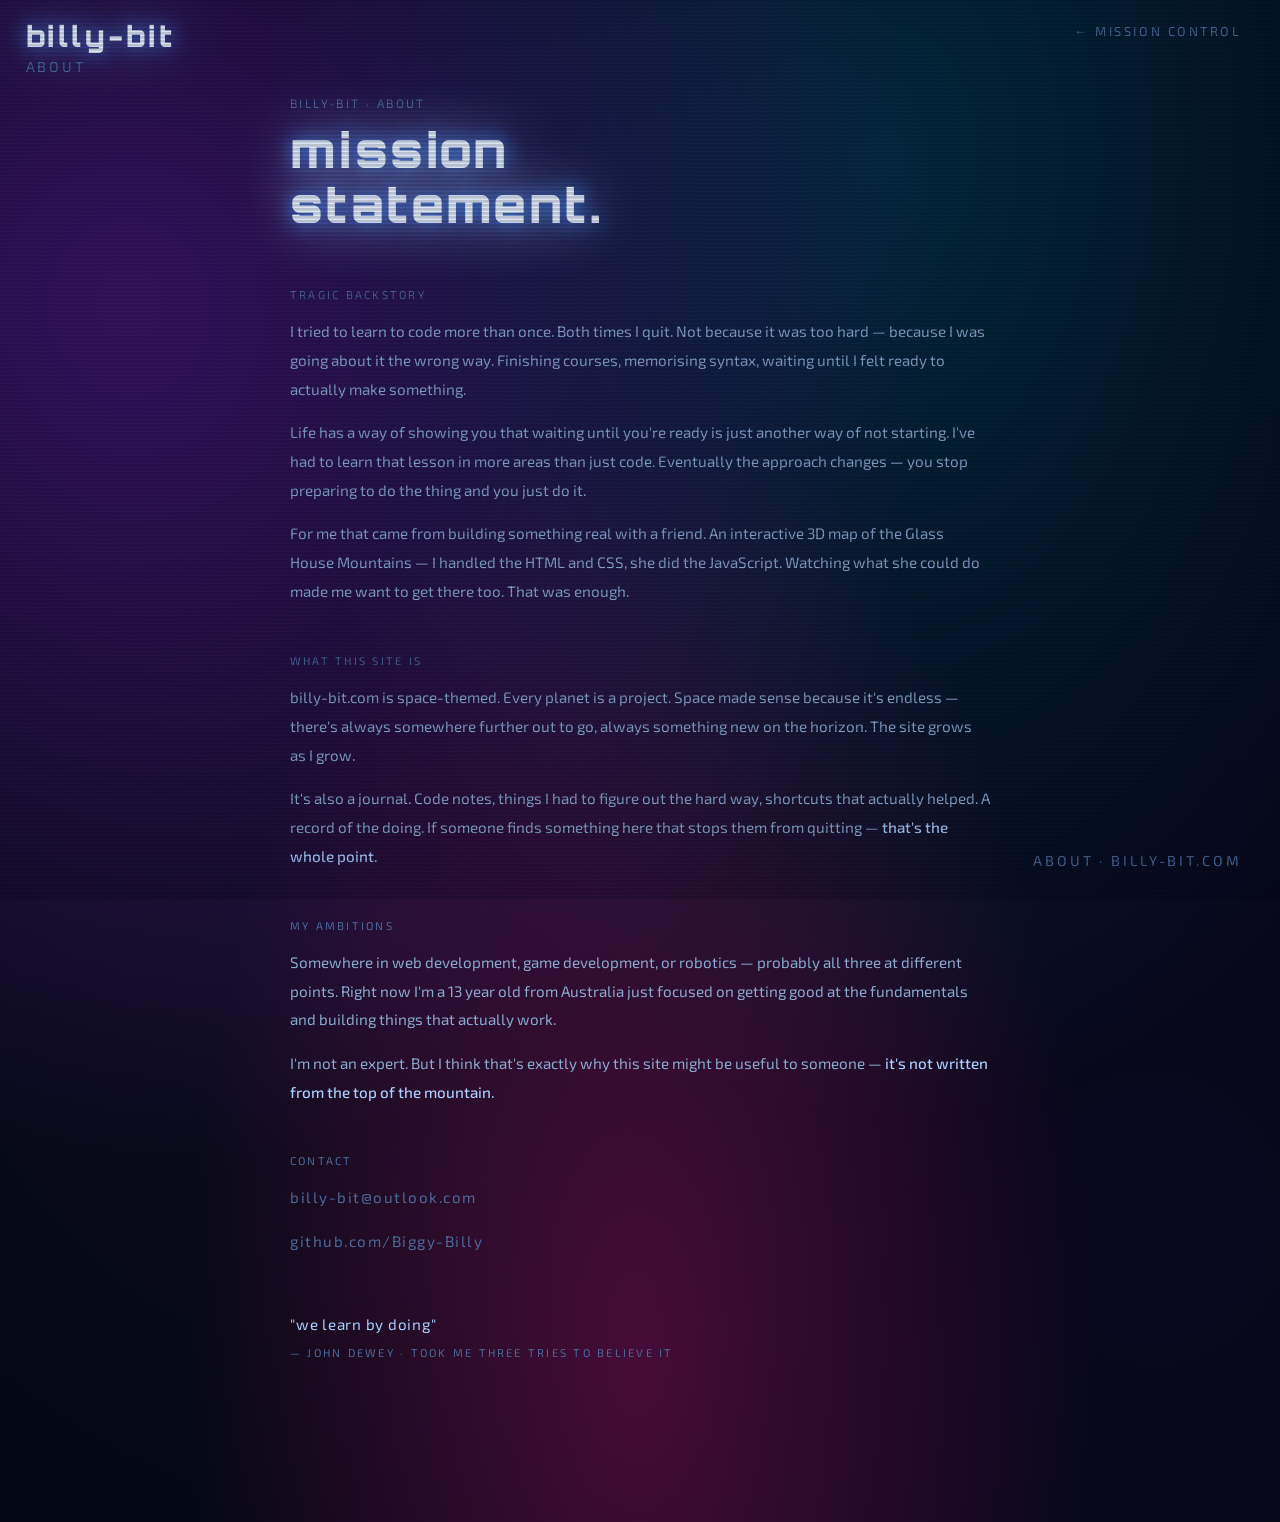
<file: about/index.html>
<!DOCTYPE html>
<html lang="en">
<head>
    <meta charset="UTF-8">
    <meta name="viewport" content="width=device-width, initial-scale=1.0">
    <title>billy-bit · about</title>
    <link rel="icon" href="../roboicon.ico" type="image/x-icon">
    <link rel="preconnect" href="https://fonts.googleapis.com">
    <link rel="preconnect" href="https://fonts.gstatic.com" crossorigin>
    <link href="https://fonts.googleapis.com/css2?family=Orbitron:wght@400..900&family=Exo+2:ital,wght@0,100..900;1,100..900&display=swap" rel="stylesheet">
    <link rel="stylesheet" href="styles.css">
</head>
<body>

    <div class="hud-tl">
        <div class="site-name">billy-bit</div>
        <div class="site-sub">about</div>
    </div>

    <a href="https://billy-bit.com" class="back-link">← mission control</a>

    <div class="scanlines"></div>

    <div class="container">

        <div class="page-label">billy-bit · about</div>
        <h1>mission<br>statement.</h1>

        <div class="block">
            <div class="block-label">tragic backstory</div>
            <p>I tried to learn to code more than once. Both times I quit. Not because it was too hard — because I was going about it the wrong way. Finishing courses, memorising syntax, waiting until I felt ready to actually make something.</p>
            <p>Life has a way of showing you that waiting until you're ready is just another way of not starting. I've had to learn that lesson in more areas than just code. Eventually the approach changes — you stop preparing to do the thing and you just do it.</p>
            <p>For me that came from building something real with a friend. An interactive 3D map of the Glass House Mountains — I handled the HTML and CSS, she did the JavaScript. Watching what she could do made me want to get there too. That was enough.</p>
        </div>

        <div class="block">
            <div class="block-label">what this site is</div>
            <p>billy-bit.com is space-themed. Every planet is a project. Space made sense because it's endless — there's always somewhere further out to go, always something new on the horizon. The site grows as I grow.</p>
            <p>It's also a journal. Code notes, things I had to figure out the hard way, shortcuts that actually helped. A record of the doing. If someone finds something here that stops them from quitting — <strong>that's the whole point.</strong></p>
        </div>

        <div class="block">
            <div class="block-label">my ambitions</div>
            <p>Somewhere in web development, game development, or robotics — probably all three at different points. Right now I'm a 13 year old from Australia just focused on getting good at the fundamentals and building things that actually work.</p>
            <p>I'm not an expert. But I think that's exactly why this site might be useful to someone — <strong>it's not written from the top of the mountain.</strong></p>
        </div>

        <div class="block">
            <div class="block-label">contact</div>
            <p><a href="mailto:billy-bit@outlook.com" class="contact-link">billy-bit@outlook.com</a></p>
            <p><a href="https://github.com/Biggy-Billy" target="_blank" rel="noopener noreferrer" class="contact-link">github.com/Biggy-Billy</a></p>
        </div>

        <div class="quote">
            "we learn by doing"
            <span>— John Dewey · took me three tries to believe it</span>
        </div>

    </div>

    <div class="hud-br-about">about · billy-bit.com</div>

</body>
</html>
</file>
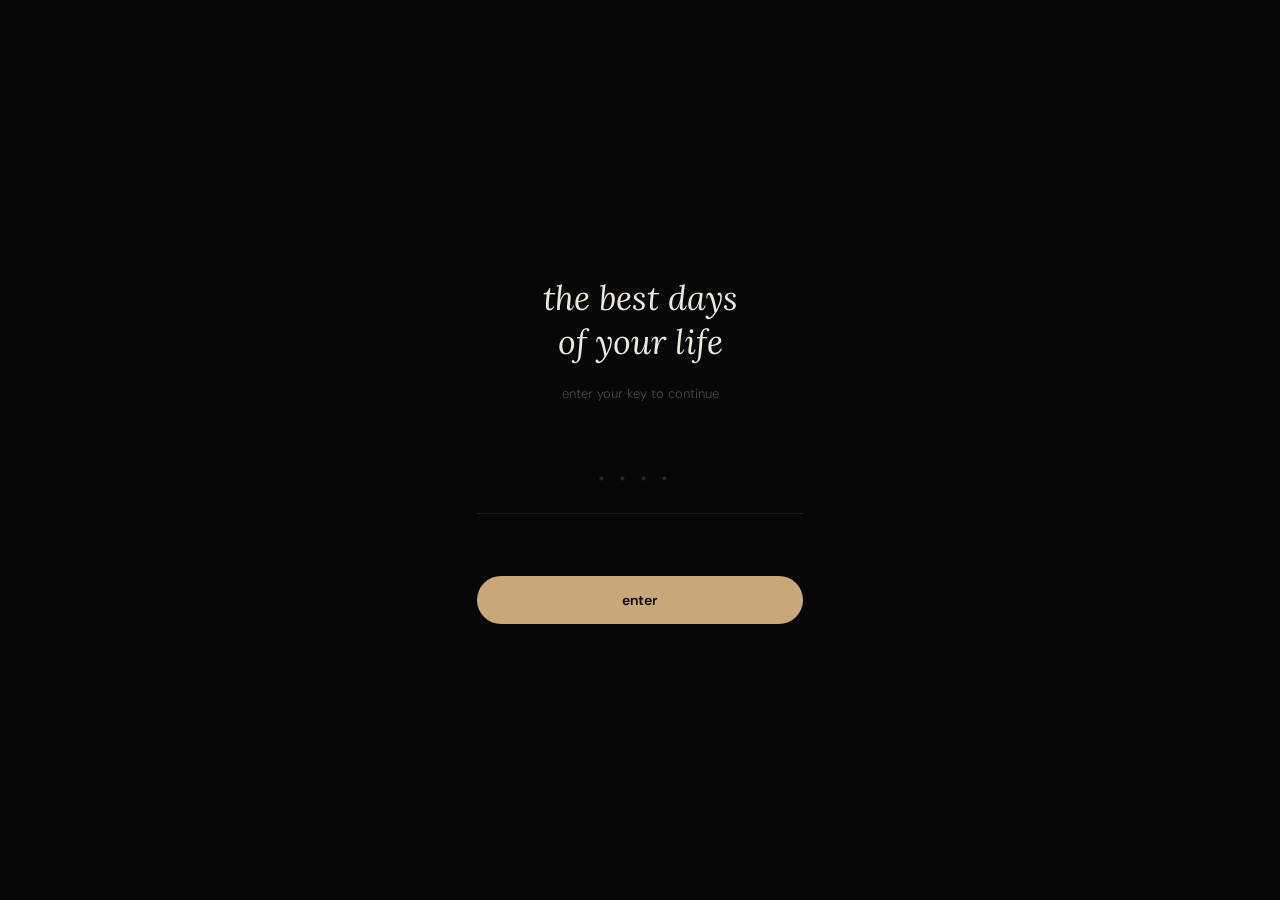
<file: life-log/index.html>
<!DOCTYPE html>
<html lang="en">
<head>
<meta charset="UTF-8">
<meta name="viewport" content="width=device-width, initial-scale=1.0, maximum-scale=1.0, user-scalable=no">
<title>Best Days</title>
<link rel="stylesheet" href="https://fonts.googleapis.com/css2?family=Lora:ital,wght@0,400;0,600;1,400;1,600&family=DM+Sans:wght@300;400;500&display=swap">
<style>
*,*::before,*::after{box-sizing:border-box;margin:0;padding:0}
html,body{height:100%;overflow:hidden;background:#080707}
body{font-family:'DM Sans',sans-serif;color:#EDE8DF}
#app{width:100%;height:100vh;position:relative;overflow:hidden;display:flex;justify-content:center}
#view{width:100%;max-width:430px;height:100vh;position:relative;overflow:hidden}

/* ── SHARED ── */
.scroll{height:100vh;overflow-y:auto;-webkit-overflow-scrolling:touch;scrollbar-width:none}
.scroll::-webkit-scrollbar{display:none}
::placeholder{color:#282420}
input[type="date"]::-webkit-calendar-picker-indicator{filter:invert(.35)}
.btn{border:none;cursor:pointer;font-family:'DM Sans',sans-serif;transition:opacity .15s}
.btn:active{opacity:.7}
.gold{background:#C8A87A;color:#0C0B0A;font-size:14px;font-weight:600;padding:13px 24px;border-radius:100px}
.ghost{background:rgba(0,0,0,.5);border:1px solid rgba(237,232,223,.16);backdrop-filter:blur(14px);-webkit-backdrop-filter:blur(14px);color:#EDE8DF;font-size:13px;padding:12px 20px;border-radius:100px}
.bare{background:none;color:#5A5550;font-size:13px;padding:4px 0}
.field{display:flex;flex-direction:column;gap:8px}
.lbl{font-size:10px;letter-spacing:2.5px;text-transform:uppercase;color:#484440}
.fin,.fta{background:transparent;border:none;border-bottom:1px solid #1A1816;color:#EDE8DF;font-size:15px;padding:10px 0;width:100%;outline:none;font-family:'DM Sans',sans-serif;font-weight:300}
.fta{resize:none;height:82px}
.row2{display:flex;gap:16px}.row2 .field{flex:1}
.ubox{width:100%;background:#0F0D0B;border:1px dashed #1E1B18;border-radius:14px;overflow:hidden;cursor:pointer;display:flex;align-items:center;justify-content:center;flex-direction:column;gap:8px;color:#2A2623;position:relative}
.ubox img{position:absolute;inset:0;width:100%;height:100%;object-fit:cover}
.uico{font-size:24px;position:relative;z-index:1}
.utxt{font-size:12px;letter-spacing:.5px;position:relative;z-index:1}
.ubox-tall{aspect-ratio:4/5}
.inner{padding:62px 26px 60px;display:flex;flex-direction:column;gap:24px}
.form-head{font-family:'Lora',serif;font-size:22px;font-style:italic}
.form-sub{font-size:13px;color:#4A4540;font-weight:300;margin-top:4px}
.form-acts{display:flex;gap:10px;padding-top:4px}
.form-acts .ghost{flex:1}.form-acts .gold{flex:2}
.fade{animation:fi .22s ease}
.up{animation:su .25s ease}
@keyframes fi{from{opacity:0}to{opacity:1}}
@keyframes su{from{opacity:0;transform:translateY(16px)}to{opacity:1;transform:translateY(0)}}

/* ── KEY ── */
.key-wrap{display:flex;flex-direction:column;align-items:center;justify-content:center;gap:36px;height:100vh;padding:52px;text-align:center}
.key-title{font-family:'Lora',serif;font-size:34px;font-style:italic;line-height:1.3}
.key-sub{font-size:13px;color:#484440;line-height:1.7;font-weight:300;margin-top:-18px}
.key-in{background:transparent;border:none;border-bottom:1px solid #1A1816;color:#EDE8DF;font-size:40px;padding:10px 0;width:100%;outline:none;font-family:'DM Sans',sans-serif;font-weight:300;text-align:center;letter-spacing:14px}
.key-err{font-size:12px;color:#C87A7A;min-height:16px;text-align:center}

/* ── CONSTELLATION ── */
.constellation{position:absolute;inset:0;overflow:hidden;background:#080707}
canvas#stars{position:absolute;inset:0;pointer-events:none}
.dot-wrap{position:absolute;inset:0;overflow:hidden}
.dot{position:absolute;cursor:pointer;transform:translate(-50%,-50%);display:flex;align-items:center;justify-content:center;transition:transform .2s}
.dot:active{transform:translate(-50%,-50%) scale(.85)}
.dot-inner{border-radius:50%;transition:box-shadow .3s,transform .3s}
.dot.day .dot-inner{width:10px;height:10px;background:#C8A87A;box-shadow:0 0 8px 2px rgba(200,168,122,.5)}
.dot.trip .dot-inner{width:13px;height:13px;background:#A8C8C0;box-shadow:0 0 10px 3px rgba(168,200,192,.5)}
.dot.moment .dot-inner{width:9px;height:9px;background:#C8A8C0;box-shadow:0 0 8px 2px rgba(200,168,192,.5)}
.dot.memory .dot-inner{width:8px;height:8px;background:#A0A8C8;box-shadow:0 0 6px 2px rgba(160,168,200,.45)}
.dot:hover .dot-inner{transform:scale(1.7);box-shadow:0 0 18px 6px rgba(255,255,255,.25)}
.dot-photo{position:absolute;width:52px;height:52px;border-radius:50%;object-fit:cover;opacity:0;transition:opacity .3s;pointer-events:none;border:1.5px solid rgba(255,255,255,.12)}
.dot:hover .dot-photo{opacity:1}
.dot-label{position:absolute;bottom:-22px;left:50%;transform:translateX(-50%);font-size:10px;color:rgba(237,232,223,.4);white-space:nowrap;pointer-events:none;letter-spacing:.5px;opacity:0;transition:opacity .3s}
.dot:hover .dot-label{opacity:1}
.const-hdr{position:absolute;top:0;left:0;right:0;padding:18px 20px 0;display:flex;align-items:center;justify-content:space-between;z-index:10;pointer-events:none}
.const-title{font-family:'Lora',serif;font-size:18px;font-style:italic;color:rgba(237,232,223,.5)}
.const-count{font-size:11px;color:rgba(237,232,223,.3);letter-spacing:1px}
.const-btns{position:absolute;bottom:28px;right:20px;display:flex;flex-direction:column;gap:10px;z-index:10}
.const-add{width:52px;height:52px;border-radius:50%;background:#C8A87A;border:none;cursor:pointer;font-size:22px;color:#0C0B0A;box-shadow:0 4px 20px rgba(200,168,122,.4);display:flex;align-items:center;justify-content:center;transition:transform .15s}
.const-add:active{transform:scale(.88)}
.const-lock{width:40px;height:40px;border-radius:50%;background:rgba(255,255,255,.06);border:1px solid rgba(255,255,255,.1);cursor:pointer;font-size:16px;display:flex;align-items:center;justify-content:center;backdrop-filter:blur(8px);-webkit-backdrop-filter:blur(8px)}
.const-empty{position:absolute;inset:0;display:flex;flex-direction:column;align-items:center;justify-content:center;gap:14px;text-align:center;pointer-events:none}
.const-empty-icon{font-size:32px;opacity:.15}
.const-empty-txt{font-size:14px;color:#3A3530;line-height:1.7}

/* ── MEMORY PAGE ── */
.mem-page{position:absolute;inset:0;overflow-y:auto;-webkit-overflow-scrolling:touch;scrollbar-width:none;background:#080707}
.mem-page::-webkit-scrollbar{display:none}
.mem-hero{width:100%;aspect-ratio:4/5;position:relative;overflow:hidden;background:#111009;flex-shrink:0}
.mem-hero img{width:100%;height:100%;object-fit:cover;display:block}
.mem-hero-grad{position:absolute;bottom:0;left:0;right:0;height:55%;background:linear-gradient(to top,#080707 0%,transparent 100%);pointer-events:none}
.mem-hero-overlay{position:absolute;bottom:0;left:0;right:0;padding:28px 24px 24px}
.mem-back{position:absolute;top:16px;left:16px;width:36px;height:36px;border-radius:50%;background:rgba(0,0,0,.5);backdrop-filter:blur(10px);-webkit-backdrop-filter:blur(10px);border:none;cursor:pointer;color:rgba(237,232,223,.7);font-size:16px;display:flex;align-items:center;justify-content:center;z-index:10}
.mem-badge{font-size:9px;letter-spacing:2.5px;text-transform:uppercase;color:rgba(237,232,223,.4);margin-bottom:8px}
.mem-title{font-family:'Lora',serif;font-size:32px;font-weight:600;line-height:1.2;color:#F5F0E8;margin-bottom:6px}
.mem-date{font-size:12px;letter-spacing:2px;text-transform:uppercase;color:#C8A87A}
.mem-body{padding:28px 24px 80px;display:flex;flex-direction:column;gap:32px}
.mem-caption{font-size:16px;line-height:1.75;color:rgba(237,232,223,.75);font-weight:300}
.mem-text-full{font-size:16px;line-height:1.85;color:rgba(237,232,223,.8);font-weight:300;white-space:pre-wrap}
.mem-section-lbl{font-size:10px;letter-spacing:2.5px;text-transform:uppercase;color:#484440;margin-bottom:14px}
.mem-photos{display:grid;gap:8px}
.mem-photos-1{grid-template-columns:1fr}
.mem-photos-2{grid-template-columns:1fr 1fr}
.mem-photos-3{grid-template-columns:1fr 1fr;grid-template-rows:auto auto}
.mem-photo{border-radius:12px;overflow:hidden;background:#111009}
.mem-photo img{width:100%;display:block;object-fit:cover}
.mem-photo-tall{aspect-ratio:3/4}
.mem-photo-sq{aspect-ratio:1}
.mem-photo-wide{aspect-ratio:16/9}
.mem-photos-3 .mem-photo:first-child{grid-column:1/-1;aspect-ratio:16/9}
.mem-photos-1 .mem-photo{aspect-ratio:4/5}
.mem-no-photo{width:100%;aspect-ratio:4/5;background:#0F0D0B;border-radius:12px;display:flex;align-items:center;justify-content:center;color:#1E1B18;font-size:40px}

/* TRIP STOPS */
.stop-item{display:flex;flex-direction:column;gap:12px;padding:20px;background:#0F0D0B;border-radius:16px;border:1px solid #1A1816}
.stop-num-lbl{font-size:9px;letter-spacing:2.5px;text-transform:uppercase;color:#484440}
.stop-name-txt{font-family:'Lora',serif;font-size:20px;font-weight:600;color:#EDE8DF;line-height:1.2}
.stop-notes-txt{font-size:14px;line-height:1.65;color:rgba(237,232,223,.65);font-weight:300}
.stop-photo-view{width:100%;aspect-ratio:16/9;border-radius:12px;overflow:hidden;background:#111009}
.stop-photo-view img{width:100%;height:100%;object-fit:cover;display:block}

/* MOMENT collage on mem page */
.moment-collage{display:grid;gap:6px;border-radius:14px;overflow:hidden}
.mc-1{grid-template-columns:1fr}
.mc-2{grid-template-columns:1fr 1fr}
.mc-3{grid-template-columns:1fr 1fr;grid-template-rows:1fr 1fr}
.mc-4{grid-template-columns:1fr 1fr;grid-template-rows:1fr 1fr}
.mc-cell{overflow:hidden;background:#111009;aspect-ratio:1}
.mc-3 .mc-cell:first-child{grid-row:1/3;aspect-ratio:auto}
.mc-cell img{width:100%;height:100%;object-fit:cover;display:block}

.mem-del{background:none;border:1px solid rgba(200,120,120,.25);color:rgba(200,120,120,.6);font-size:12px;padding:10px 20px;border-radius:100px;cursor:pointer;font-family:'DM Sans',sans-serif;align-self:flex-start}
.mem-del:hover{border-color:rgba(200,120,120,.5);color:rgba(200,120,120,.9)}

/* ── TEMPLATE ── */
.tmpl-wrap{display:flex;flex-direction:column;justify-content:center;gap:22px;height:100vh;padding:48px 26px}
.tmpl-head{font-family:'Lora',serif;font-size:24px;font-style:italic}
.tmpl-list{display:flex;flex-direction:column;gap:10px}
.tmpl-card{padding:18px 20px;border-radius:16px;border:1px solid #181512;cursor:pointer;display:flex;align-items:center;gap:16px;background:#0D0B09;transition:border-color .2s}
.tmpl-card:hover,.tmpl-card:active{border-color:#C8A87A}
.tmpl-icon{font-size:24px;width:32px;text-align:center}
.tmpl-name{font-size:15px;font-weight:500;margin-bottom:2px}
.tmpl-desc{font-size:12px;color:#4A4540;font-weight:300;line-height:1.35}

/* ── STOPS ADD FORM ── */
.stops-list{display:flex;flex-direction:column;gap:14px}
.stop-card{background:#0D0B09;border:1px solid #181512;border-radius:14px;padding:16px;display:flex;flex-direction:column;gap:14px}
.stop-hdr{display:flex;align-items:center;justify-content:space-between}
.stop-num{font-size:10px;letter-spacing:2px;text-transform:uppercase;color:#484440}
.sphoto{width:80px;height:80px;border-radius:10px;background:#0C0A08;border:1px dashed #1A1816;overflow:hidden;cursor:pointer;display:flex;align-items:center;justify-content:center;color:#2A2623;font-size:20px;position:relative;flex-shrink:0}
.sphoto img{position:absolute;inset:0;width:100%;height:100%;object-fit:cover}

/* MOMENT PHOTOS FORM */
.mphoto-grid{display:grid;grid-template-columns:repeat(3,1fr);gap:8px}
.mphoto-slot{aspect-ratio:1;border-radius:10px;overflow:hidden;background:#0F0D0B;position:relative}
.mphoto-slot img{position:absolute;inset:0;width:100%;height:100%;object-fit:cover}
.mphoto-del{position:absolute;top:4px;right:4px;background:rgba(0,0,0,.7);border-radius:50%;width:20px;height:20px;display:flex;align-items:center;justify-content:center;font-size:12px;color:#fff;cursor:pointer;z-index:2;border:none;font-family:'DM Sans',sans-serif;line-height:1}
.mphoto-add{aspect-ratio:1;border-radius:10px;border:1px dashed #1E1B18;background:#0F0D0B;display:flex;align-items:center;justify-content:center;color:#2A2623;cursor:pointer;font-size:22px}
</style>
</head>
<body>
<div id="app"><div id="view"></div></div>
<script>
// ━━ GLOBAL ERROR CATCHER ━━
window.onerror=function(msg,src,line,col,err){
  var v=document.getElementById('view');
  if(v)v.innerHTML='<div style="display:flex;flex-direction:column;align-items:center;justify-content:center;height:100vh;gap:12px;padding:32px;text-align:center"><div style="font-size:13px;color:#C87A7A;font-family:sans-serif">JS Error</div><div style="font-size:11px;color:#888;font-family:monospace;word-break:break-all">'+msg+' (line '+line+')</div><button onclick="location.reload()" style="margin-top:8px;background:#C8A87A;color:#000;border:none;padding:12px 24px;border-radius:100px;cursor:pointer;font-size:13px">retry</button></div>';
  return true;
};
window.addEventListener('unhandledrejection',function(e){
  var v=document.getElementById('view');
  if(v)v.innerHTML='<div style="display:flex;flex-direction:column;align-items:center;justify-content:center;height:100vh;gap:12px;padding:32px;text-align:center"><div style="font-size:13px;color:#C87A7A;font-family:sans-serif">Promise Error</div><div style="font-size:11px;color:#888;font-family:monospace;word-break:break-all">'+(e.reason?.message||String(e.reason))+'</div><button onclick="location.reload()" style="margin-top:8px;background:#C8A87A;color:#000;border:none;padding:12px 24px;border-radius:100px;cursor:pointer;font-size:13px">retry</button></div>';
});
// ━━ INDEXEDDB ━━
const DB={
  db:null,
  init(){return new Promise((ok,fail)=>{const r=indexedDB.open('bd-v3',1);r.onupgradeneeded=e=>{const d=e.target.result;if(!d.objectStoreNames.contains('entries'))d.createObjectStore('entries',{keyPath:'id'});if(!d.objectStoreNames.contains('meta'))d.createObjectStore('meta',{keyPath:'k'});};r.onsuccess=e=>{this.db=e.target.result;ok();};r.onerror=()=>fail(r.error);})},
  tx(s,m){return this.db.transaction(s,m).objectStore(s)},
  getAll(){return new Promise((ok,f)=>{const r=this.tx('entries','readonly').getAll();r.onsuccess=()=>ok(r.result||[]);r.onerror=()=>f(r.error)})},
  put(e){return new Promise((ok,f)=>{const t=this.db.transaction('entries','readwrite');t.objectStore('entries').put(e);t.oncomplete=ok;t.onerror=()=>f(t.error)})},
  del(id){return new Promise((ok,f)=>{const t=this.db.transaction('entries','readwrite');t.objectStore('entries').delete(id);t.oncomplete=ok;t.onerror=()=>f(t.error)})},
  getMeta(k){return new Promise(ok=>{try{const r=this.tx('meta','readonly').get(k);r.onsuccess=()=>ok(r.result?.v);r.onerror=()=>ok(null)}catch{ok(null)}})},
  setMeta(k,v){return new Promise((ok,f)=>{const t=this.db.transaction('meta','readwrite');t.objectStore('meta').put({k,v});t.oncomplete=ok;t.onerror=()=>f(t.error)})},
};

// ━━ COMPRESS ━━
function compress(file,maxW=1200,q=0.82){return new Promise(ok=>{const rd=new FileReader();rd.onload=e=>{const img=new Image();img.onload=()=>{const ratio=Math.min(maxW/img.width,maxW/img.height,1);const c=document.createElement('canvas');c.width=img.width*ratio;c.height=img.height*ratio;c.getContext('2d').drawImage(img,0,0,c.width,c.height);ok(c.toDataURL('image/jpeg',q));};img.src=e.target.result;};rd.readAsDataURL(file);})}

// ━━ STATE ━━
const S={view:'loading',entries:[],form:null,openEntry:null};
const blank=(t='day')=>({type:t,photo:null,photos:[],title:'',caption:'',date:'',startDate:'',endDate:'',description:'',text:'',stops:[]});

// ━━ UTILS ━━
const $=id=>document.getElementById(id);
const V=()=>document.getElementById('view');
const esc=s=>(s||'').replace(/&/g,'&amp;').replace(/</g,'&lt;').replace(/>/g,'&gt;').replace(/"/g,'&quot;');
const fmt=d=>d?new Date(d+'T12:00:00').toLocaleDateString('en-AU',{day:'numeric',month:'long',year:'numeric'}):'';
const fmtS=d=>d?new Date(d+'T12:00:00').toLocaleDateString('en-AU',{day:'numeric',month:'short'}):'';
const dateLabel=e=>e.type==='trip'?`${fmtS(e.startDate)} → ${fmtS(e.endDate)}`:fmt(e.date);
async function hashKey(k){
  try{if(window.crypto&&crypto.subtle){const buf=await crypto.subtle.digest('SHA-256',new TextEncoder().encode(k+':bd-salt'));return Array.from(new Uint8Array(buf)).map(b=>b.toString(16).padStart(2,'0')).join('');}}catch(_){}
  let h=5381;for(let i=0;i<k.length;i++)h=(h*33^k.charCodeAt(i))>>>0;
  return 'fb-'+h.toString(36)+'-'+(k.length*7+13).toString(36);
}
const go=v=>{S.view=v;render()};

// ━━ RENDER ━━
function render(){
  const el=V();el.innerHTML='';
  ({loading:rLoad,key:rKey,home:rHome,memory:rMemory,'add-template':rTemplate,'add-day':rAddDay,'add-trip':rAddTrip,'add-moment':rAddMoment,'add-memory':rAddMemory}[S.view]||rLoad)(el);
}
function rLoad(el){el.innerHTML='<div style="display:flex;align-items:center;justify-content:center;height:100vh;font-size:13px;color:#383430">loading...</div>'}

// ━━ KEY ━━
function rKey(el){
  el.innerHTML=`<div class="key-wrap fade"><div class="key-title">the best days<br>of your life</div><div class="key-sub">enter your key to continue</div><div style="width:100%"><input id="kf" class="key-in" type="password" placeholder="····" autocomplete="off" spellcheck="false"><div id="ke" class="key-err" style="margin-top:10px"></div></div><button class="btn gold" id="kb" style="width:100%;padding:15px 0">enter</button></div>`;
  $('kf').focus();
  $('kf').onkeydown=e=>{if(e.key==='Enter')submitKey($('kf').value)};
  $('kb').onclick=()=>submitKey($('kf').value);
}
async function submitKey(raw){
  raw=(raw||'').trim();if(!raw)return;
  go('loading');
  const hash=await hashKey(raw),stored=await DB.getMeta('keyHash');
  if(!stored)await DB.setMeta('keyHash',hash);
  else if(stored!==hash){S.view='key';render();setTimeout(()=>{if($('ke'))$('ke').textContent='wrong key';if($('kf')){$('kf').value='';$('kf').focus()}},40);return}
  S.entries=(await DB.getAll()).sort((a,b)=>(b.date||b.startDate||'').localeCompare(a.date||a.startDate||''));
  go('home');
}

// ━━ CONSTELLATION HOME ━━
function rHome(el){
  el.innerHTML=`
    <div class="constellation fade">
      <canvas id="stars"></canvas>
      <div class="dot-wrap" id="dot-wrap"></div>
      <div class="const-hdr">
        <div class="const-title">best days</div>
        <div class="const-count">${S.entries.length} ${S.entries.length===1?'memory':'memories'}</div>
      </div>
      ${S.entries.length===0?`<div class="const-empty"><div class="const-empty-icon">\u2726</div><div class="const-empty-txt">your best days<br>will appear here</div></div>`:''}
      <div class="const-btns">
        <button class="const-add btn" id="fab">+</button>
        <button class="const-lock btn" id="btn-lock">🔒</button>
      </div>
    </div>`;

  $('btn-lock').onclick=()=>{S.entries=[];go('key')};
  $('fab').onclick=()=>{S.form=blank();go('add-template')};

  // Draw background stars
  const canvas=$('stars');
  const rect=el.getBoundingClientRect();
  canvas.width=rect.width||430;canvas.height=rect.height||window.innerHeight;
  const ctx=canvas.getContext('2d');
  for(let i=0;i<120;i++){
    const x=Math.random()*canvas.width,y=Math.random()*canvas.height,r=Math.random()*0.8+0.2;
    ctx.beginPath();ctx.arc(x,y,r,0,Math.PI*2);
    ctx.fillStyle=`rgba(237,232,223,${Math.random()*0.25+0.03})`;ctx.fill();
  }

  // Place dots
  const wrap=$('dot-wrap');
  const w=canvas.width,h=canvas.height;
  const placed=[];
  const MIN_DIST=62;

  S.entries.forEach((entry,i)=>{
    let x,y,tries=0;
    do{x=0.1+Math.random()*0.8;y=0.12+Math.random()*0.76;tries++;}
    while(tries<200&&placed.some(p=>Math.hypot((x-p[0])*w,(y-p[1])*h)<MIN_DIST));
    placed.push([x,y]);

    const dot=document.createElement('div');
    dot.className=`dot ${entry.type}`;
    dot.style.left=`${x*100}%`;dot.style.top=`${y*100}%`;
    const cover=entry.photo||entry.photos?.[0]||entry.stops?.find(s=>s.photo)?.photo||null;
    dot.innerHTML=`
      <div class="dot-inner"></div>
      ${cover?`<img class="dot-photo" src="${cover}" style="transform:translate(-50%,-50%);left:50%;top:50%;position:absolute">`:''}
      <div class="dot-label">${esc(entry.title||'untitled')}</div>`;
    dot.onclick=()=>{S.openEntry=entry;go('memory')};
    wrap.appendChild(dot);
  });
}

// ━━ MEMORY PAGE ━━
function rMemory(el){
  const e=S.openEntry;if(!e){go('home');return}
  const cover=e.photo||e.photos?.[0]||e.stops?.find(s=>s.photo)?.photo||null;
  const badgeMap={day:'Day',trip:'Trip',moment:'Moment',memory:'Memory'};
  const colorMap={day:'#C8A87A',trip:'#A8C8C0',moment:'#C8A8C0',memory:'#A0A8C8'};
  const accentColor=colorMap[e.type]||'#C8A87A';

  let heroHTML='',bodyHTML='';

  // ── Hero
  if(cover){
    heroHTML=`<div class="mem-hero"><img src="${cover}"><div class="mem-hero-grad"></div><div class="mem-hero-overlay"><div class="mem-badge" style="color:${accentColor}">${badgeMap[e.type]}</div><div class="mem-title">${esc(e.title||'untitled')}</div><div class="mem-date" style="color:${accentColor}">${dateLabel(e)}</div></div></div>`;
  } else {
    heroHTML=`<div style="padding:100px 24px 28px"><div class="mem-badge" style="color:${accentColor};margin-bottom:8px">${badgeMap[e.type]}</div><div class="mem-title">${esc(e.title||'untitled')}</div><div class="mem-date" style="color:${accentColor};margin-top:8px">${dateLabel(e)}</div></div>`;
  }

  // ── Body sections
  const sections=[];

  if(e.type==='day'){
    if(e.caption) sections.push(`<div><div class="mem-caption">${esc(e.caption)}</div></div>`);
    const extraPhotos=(e.photos||[]).slice(1);
    if(extraPhotos.length){
      const n=Math.min(extraPhotos.length,4);
      const cls=['','mc-1','mc-2','mc-3','mc-4'][n];
      const cells=extraPhotos.slice(0,4).map((p,i)=>`<div class="mc-cell" style="${n===3&&i===0?'aspect-ratio:auto':''}"><img src="${p}"></div>`).join('');
      sections.push(`<div><div class="mem-section-lbl">more photos</div><div class="moment-collage ${cls}" style="border-radius:14px;overflow:hidden">${cells}</div></div>`);
    }
  }

  if(e.type==='trip'){
    if(e.description) sections.push(`<div><div class="mem-caption">${esc(e.description)}</div></div>`);
    if((e.stops||[]).length){
      const stopsHTML=e.stops.map((s,i)=>`
        <div class="stop-item">
          <div class="stop-num-lbl">stop ${i+1}</div>
          ${s.name?`<div class="stop-name-txt">${esc(s.name)}</div>`:''}
          ${s.photo?`<div class="stop-photo-view"><img src="${s.photo}"></div>`:''}
          ${s.notes?`<div class="stop-notes-txt">${esc(s.notes)}</div>`:''}
        </div>`).join('');
      sections.push(`<div><div class="mem-section-lbl">timeline</div><div style="display:flex;flex-direction:column;gap:12px">${stopsHTML}</div></div>`);
    }
  }

  if(e.type==='moment'){
    const photos=e.photos||[];
    if(photos.length){
      const n=Math.min(photos.length,4);
      const cls=['','mc-1','mc-2','mc-3','mc-4'][n];
      const cells=photos.slice(0,4).map((p,i)=>`<div class="mc-cell" style="${n===3&&i===0?'aspect-ratio:auto':''}"><img src="${p}"></div>`).join('');
      sections.push(`<div><div class="moment-collage ${cls}" style="border-radius:14px;overflow:hidden">${cells}</div></div>`);
    }
    if(e.caption) sections.push(`<div><div class="mem-caption">${esc(e.caption)}</div></div>`);
    // Extra photos beyond 4
    if((e.photos||[]).length>4){
      const extra=e.photos.slice(4);
      const extraHTML=extra.map(p=>`<div class="mem-photo mem-photo-sq"><img src="${p}"></div>`).join('');
      sections.push(`<div><div class="mem-section-lbl">more photos</div><div class="mem-photos mem-photos-2">${extraHTML}</div></div>`);
    }
  }

  if(e.type==='memory'){
    if(e.text) sections.push(`<div><div class="mem-text-full">${esc(e.text)}</div></div>`);
  }

  sections.push(`<button class="mem-del btn" id="mem-del">remove this memory</button>`);
  bodyHTML=`<div class="mem-body">${sections.join('')}</div>`;

  el.innerHTML=`
    <div class="mem-page fade">
      <button class="mem-back btn" id="mem-back">←</button>
      ${heroHTML}
      ${bodyHTML}
    </div>`;

  $('mem-back').onclick=()=>go('home');
  $('mem-del').onclick=async()=>{
    if(!confirm('Remove this memory?'))return;
    await DB.del(e.id);
    S.entries=S.entries.filter(x=>x.id!==e.id);
    go('home');
  };
}

// ━━ TEMPLATE ━━
function rTemplate(el){
  el.innerHTML=`
    <div class="scroll"><div class="inner up" style="justify-content:center;min-height:100vh">
      <div><div class="tmpl-head">what kind of memory?</div><div style="font-size:13px;color:#4A4540;font-weight:300;margin-top:6px">choose a template</div></div>
      <div class="tmpl-list">
        ${[{t:'day',i:'\uD83D\uDCF7',n:'Day',d:'A standout day — photo, date, caption'},{t:'trip',i:'\uD83D\uddFA\uFE0F',n:'Trip',d:'Multi-day journey with a timeline of stops'},{t:'moment',i:'\u2728',n:'Moment',d:'Just vibes — up to 6 photos, minimal text'},{t:'memory',i:'\uD83D\uDCDD',n:'Memory',d:'Written memory, no photo needed'}].map(x=>`<div class="tmpl-card" data-t="${x.t}"><div class="tmpl-icon">${x.i}</div><div><div class="tmpl-name">${x.n}</div><div class="tmpl-desc">${x.d}</div></div></div>`).join('')}
      </div>
      <button class="btn bare" id="tb" style="text-align:center">← back</button>
    </div></div>`;
  el.querySelectorAll('.tmpl-card').forEach(c=>{c.onclick=()=>{S.form=blank(c.dataset.t);go('add-'+c.dataset.t)}});
  $('tb').onclick=()=>go('home');
}

// ━━ ADD DAY ━━
function rAddDay(el){
  el.innerHTML=`<div class="scroll"><div class="inner up"><div><div class="form-head">a new day</div><div class="form-sub">something worth keeping</div></div><div><div class="lbl" style="margin-bottom:12px">photos (up to 6)</div><div class="mphoto-grid" id="mpg">${dayPhotosHTML()}</div></div><div class="field"><label class="lbl">title</label><input class="fin" id="ft" placeholder="what made this day?" value="${esc(S.form.title)}"></div><div class="field"><label class="lbl">date</label><input class="fin" id="fd" type="date" value="${S.form.date}"></div><div class="field"><label class="lbl">caption</label><textarea class="fta" id="fc" placeholder="anything you want to remember...">${esc(S.form.caption)}</textarea></div><div class="form-acts"><button class="btn ghost" id="fb">back</button><button class="btn gold" id="fs">save this day</button></div></div></div>`;
  bindDayPhotos();
  $('ft').oninput=e=>S.form.title=e.target.value;
  $('fd').oninput=e=>S.form.date=e.target.value;
  $('fc').oninput=e=>S.form.caption=e.target.value;
  $('fb').onclick=()=>go('add-template');
  $('fs').onclick=async()=>{
    if(!S.form.title.trim()||!S.form.date){alert('Title and date required');return}
    const e={id:Date.now(),type:'day',photos:S.form.photos,photo:S.form.photos[0]||null,title:S.form.title,date:S.form.date,caption:S.form.caption};
    await DB.put(e);S.entries=[e,...S.entries];S.openEntry=e;go('memory');
  };
}
function dayPhotosHTML(){return[...S.form.photos.map((p,i)=>`<div class="mphoto-slot"><img src="${p}"><button class="mphoto-del" data-ddi="${i}">×</button></div>`),...(S.form.photos.length<6?[`<div class="mphoto-add" id="dp-add">+<input type="file" accept="image/*" multiple id="dp-fi" style="display:none"></div>`]:[])].join('')}
function bindDayPhotos(){
  document.querySelectorAll('[data-ddi]').forEach(b=>{b.onclick=e=>{e.stopPropagation();S.form.photos.splice(+b.dataset.ddi,1);$('mpg').innerHTML=dayPhotosHTML();bindDayPhotos()}});
  const add=$('dp-add');
  if(add){add.onclick=()=>$('dp-fi').click();$('dp-fi').onchange=async e=>{const files=Array.from(e.target.files).slice(0,6-S.form.photos.length);for(const f of files)S.form.photos.push(await compress(f));$('mpg').innerHTML=dayPhotosHTML();bindDayPhotos()}}
}

// ━━ ADD TRIP ━━
function rAddTrip(el){
  el.innerHTML=`<div class="scroll"><div class="inner up"><div><div class="form-head">a new trip</div><div class="form-sub">a journey across multiple days</div></div><div class="ubox ubox-tall" id="ub">${S.form.photo?`<img src="${S.form.photo}">`:'<div class="uico">+</div><div class="utxt">cover photo</div>'}<input type="file" accept="image/*" id="ufi" style="display:none"></div><div class="field"><label class="lbl">trip name</label><input class="fin" id="ft" placeholder="where did you go?" value="${esc(S.form.title)}"></div><div class="row2"><div class="field"><label class="lbl">from</label><input class="fin" id="fs2" type="date" value="${S.form.startDate}"></div><div class="field"><label class="lbl">to</label><input class="fin" id="fe" type="date" value="${S.form.endDate}"></div></div><div class="field"><label class="lbl">description</label><textarea class="fta" id="fd" placeholder="what was this trip about...">${esc(S.form.description)}</textarea></div><div><div style="display:flex;align-items:center;justify-content:space-between;margin-bottom:12px"><div class="lbl">timeline stops</div><button class="btn bare" id="add-stop" style="color:#C8A87A;font-size:12px">+ add stop</button></div><div class="stops-list" id="slist">${stopsHTML()}</div></div><div class="form-acts"><button class="btn ghost" id="fb">back</button><button class="btn gold" id="fs">save this trip</button></div></div></div>`;
  setupUpload('ufi','ub','photo');
  $('ft').oninput=e=>S.form.title=e.target.value;
  $('fs2').oninput=e=>S.form.startDate=e.target.value;
  $('fe').oninput=e=>S.form.endDate=e.target.value;
  $('fd').oninput=e=>S.form.description=e.target.value;
  $('add-stop').onclick=()=>{S.form.stops.push({photo:null,name:'',notes:''});refreshStops()};
  $('fb').onclick=()=>go('add-template');
  $('fs').onclick=async()=>{
    if(!S.form.title.trim()||!S.form.startDate||!S.form.endDate){alert('Trip name and dates required');return}
    const e={id:Date.now(),type:'trip',photo:S.form.photo,title:S.form.title,startDate:S.form.startDate,endDate:S.form.endDate,description:S.form.description,stops:S.form.stops};
    await DB.put(e);S.entries=[e,...S.entries];S.openEntry=e;go('memory');
  };
  bindStops();
}
function stopsHTML(){if(!S.form.stops.length)return`<div style="font-size:13px;color:#383430;text-align:center;padding:14px">no stops yet</div>`;return S.form.stops.map((s,i)=>`<div class="stop-card"><div class="stop-hdr"><div class="stop-num">stop ${i+1}</div><button class="btn bare" style="color:#C87A7A;font-size:11px" data-del="${i}">remove</button></div><div class="sphoto" data-spi="${i}">${s.photo?`<img src="${s.photo}">`:'+'}<input type="file" accept="image/*" class="sfi" data-fi="${i}" style="display:none"></div><div class="field"><label class="lbl">location name</label><input class="fin sname" data-i="${i}" placeholder="e.g. Boonah, The Pyramid..." value="${esc(s.name)}"></div><div class="field"><label class="lbl">notes</label><textarea class="fta snotes" data-i="${i}" placeholder="what happened here...">${esc(s.notes)}</textarea></div></div>`).join('')}
function refreshStops(){$('slist').innerHTML=stopsHTML();bindStops()}
function bindStops(){
  document.querySelectorAll('[data-del]').forEach(b=>{b.onclick=()=>{S.form.stops.splice(+b.dataset.del,1);refreshStops()}});
  document.querySelectorAll('.sname').forEach(i=>{i.oninput=e=>S.form.stops[+i.dataset.i].name=e.target.value});
  document.querySelectorAll('.snotes').forEach(t=>{t.oninput=e=>S.form.stops[+t.dataset.i].notes=e.target.value});
  document.querySelectorAll('[data-spi]').forEach(box=>{const i=+box.dataset.spi,fi=box.querySelector('.sfi');box.onclick=()=>fi.click();fi.onchange=async e=>{const f=e.target.files[0];if(!f)return;S.form.stops[i].photo=await compress(f);refreshStops()}});
}

// ━━ ADD MOMENT ━━
function rAddMoment(el){
  el.innerHTML=`<div class="scroll"><div class="inner up"><div><div class="form-head">a moment</div><div class="form-sub">photos say everything</div></div><div><div class="lbl" style="margin-bottom:12px">photos (up to 6)</div><div class="mphoto-grid" id="mpg">${momentPhotosHTML()}</div></div><div class="field"><label class="lbl">title (optional)</label><input class="fin" id="ft" placeholder="name this moment..." value="${esc(S.form.title)}"></div><div class="field"><label class="lbl">date</label><input class="fin" id="fd" type="date" value="${S.form.date}"></div><div class="field"><label class="lbl">caption (optional)</label><textarea class="fta" id="fc" placeholder="how did it feel?">${esc(S.form.caption)}</textarea></div><div class="form-acts"><button class="btn ghost" id="fb">back</button><button class="btn gold" id="fs">save this moment</button></div></div></div>`;
  bindMomentPhotos();
  $('ft').oninput=e=>S.form.title=e.target.value;
  $('fd').oninput=e=>S.form.date=e.target.value;
  $('fc').oninput=e=>S.form.caption=e.target.value;
  $('fb').onclick=()=>go('add-template');
  $('fs').onclick=async()=>{
    if(!S.form.photos.length||!S.form.date){alert('At least one photo and date required');return}
    const e={id:Date.now(),type:'moment',photos:S.form.photos,title:S.form.title,date:S.form.date,caption:S.form.caption};
    await DB.put(e);S.entries=[e,...S.entries];S.openEntry=e;go('memory');
  };
}
function momentPhotosHTML(){return[...S.form.photos.map((p,i)=>`<div class="mphoto-slot"><img src="${p}"><button class="mphoto-del" data-mdi="${i}">×</button></div>`),...(S.form.photos.length<6?[`<div class="mphoto-add" id="mp-add">+<input type="file" accept="image/*" multiple id="mp-fi" style="display:none"></div>`]:[])].join('')}
function bindMomentPhotos(){
  document.querySelectorAll('.mphoto-del').forEach(b=>{b.onclick=e=>{e.stopPropagation();S.form.photos.splice(+b.dataset.mdi,1);$('mpg').innerHTML=momentPhotosHTML();bindMomentPhotos()}});
  const add=$('mp-add');
  if(add){add.onclick=()=>$('mp-fi').click();$('mp-fi').onchange=async e=>{const files=Array.from(e.target.files).slice(0,6-S.form.photos.length);for(const f of files)S.form.photos.push(await compress(f));$('mpg').innerHTML=momentPhotosHTML();bindMomentPhotos()}}
}

// ━━ ADD MEMORY ━━
function rAddMemory(el){
  el.innerHTML=`<div class="scroll"><div class="inner up"><div><div class="form-head">a memory</div><div class="form-sub">write it down before it fades</div></div><div class="field"><label class="lbl">title</label><input class="fin" id="ft" placeholder="give it a name..." value="${esc(S.form.title)}"></div><div class="field"><label class="lbl">date</label><input class="fin" id="fd" type="date" value="${S.form.date}"></div><div class="field"><label class="lbl">write it out</label><textarea id="ftx" style="background:transparent;border:none;border-bottom:1px solid #1A1816;color:#EDE8DF;font-size:15px;padding:10px 0;width:100%;outline:none;font-family:'DM Sans',sans-serif;resize:none;height:240px;font-weight:300;line-height:1.75" placeholder="everything you want to remember...">${esc(S.form.text)}</textarea></div><div class="form-acts"><button class="btn ghost" id="fb">back</button><button class="btn gold" id="fs">save this memory</button></div></div></div>`;
  $('ft').oninput=e=>S.form.title=e.target.value;
  $('fd').oninput=e=>S.form.date=e.target.value;
  $('ftx').oninput=e=>S.form.text=e.target.value;
  $('fb').onclick=()=>go('add-template');
  $('fs').onclick=async()=>{
    if(!S.form.title.trim()||!S.form.date){alert('Title and date required');return}
    const e={id:Date.now(),type:'memory',title:S.form.title,date:S.form.date,text:S.form.text};
    await DB.put(e);S.entries=[e,...S.entries];S.openEntry=e;go('memory');
  };
}

// ━━ SHARED ━━
function setupUpload(inputId,boxId,field){const box=$(boxId),inp=$(inputId);if(!box||!inp)return;box.onclick=()=>inp.click();inp.onchange=async e=>{const f=e.target.files[0];if(!f)return;S.form[field]=await compress(f);render()}}

// ━━ INIT ━━
(async()=>{
  try{render();await DB.init();go('key');}
  catch(err){
    document.getElementById('view').innerHTML=`<div style="display:flex;flex-direction:column;align-items:center;justify-content:center;height:100vh;gap:16px;padding:40px;text-align:center"><div style="font-size:13px;color:#C87A7A">something went wrong loading the app</div><div style="font-size:11px;color:#484440;word-break:break-all">${err?.message||'unknown error'}</div><button onclick="location.reload()" style="margin-top:8px;background:#C8A87A;color:#0C0B0A;border:none;padding:12px 24px;border-radius:100px;cursor:pointer;font-family:DM Sans,sans-serif;font-size:13px;font-weight:600">retry</button></div>`;
  }
})();
</script>
</body>
</html>
</file>
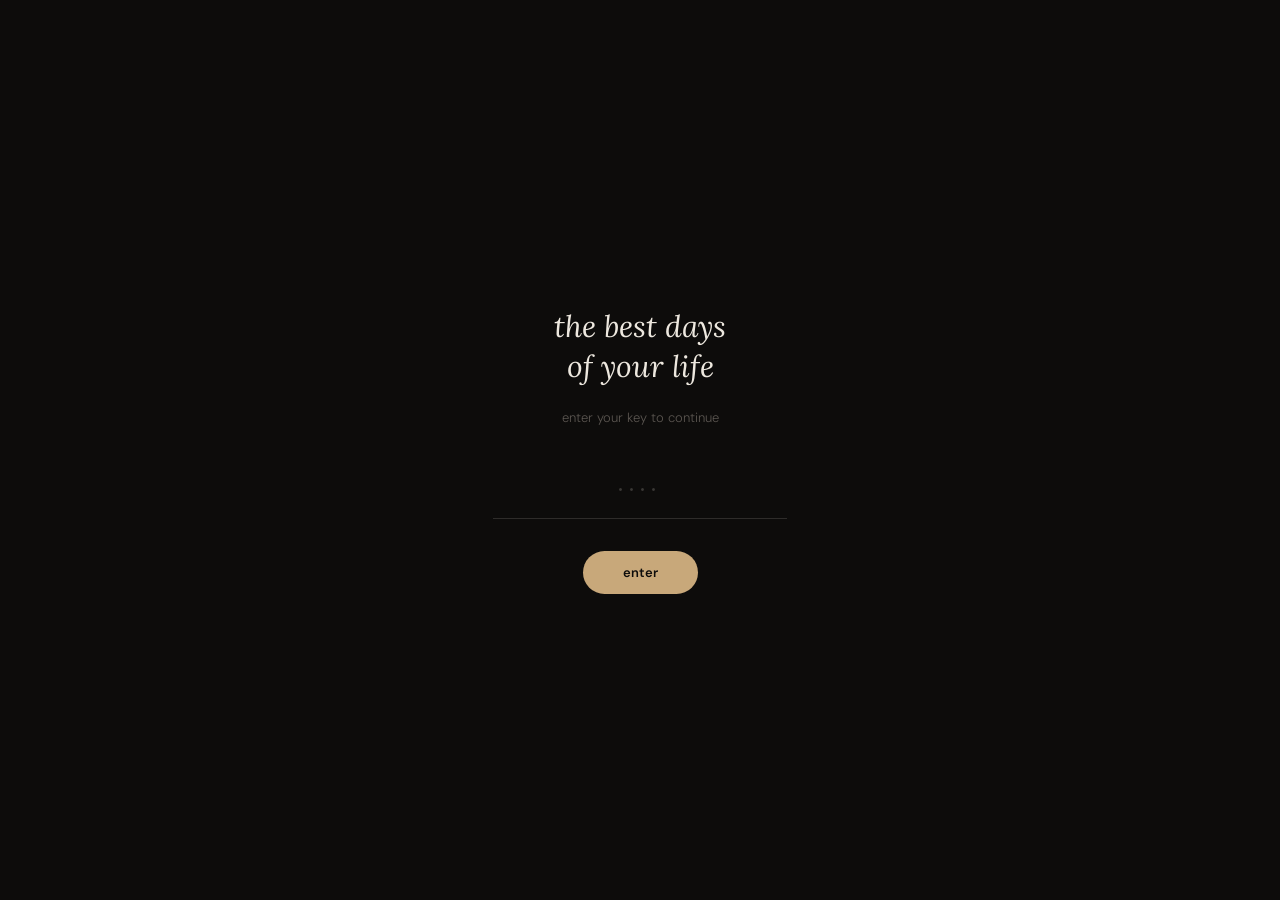
<file: life-log/Insta-clone.html>
<!DOCTYPE html>
<html lang="en">
<head>
  <meta charset="UTF-8">
  <meta name="viewport" content="width=device-width, initial-scale=1.0, maximum-scale=1.0">
  <title>Best Days</title>
  <link rel="stylesheet" href="https://fonts.googleapis.com/css2?family=Lora:ital,wght@0,400;0,600;1,400;1,600&family=DM+Sans:wght@300;400;500&display=swap">
  <style>
    *, *::before, *::after { box-sizing: border-box; margin: 0; padding: 0; }

    body {
      font-family: 'DM Sans', sans-serif;
      background: #0D0C0B;
      min-height: 100vh;
      color: #EDE8DF;
      display: flex;
      justify-content: center;
      align-items: center;
      overflow: hidden;
    }

    #app {
      width: 100%;
      max-width: 390px;
      height: 100vh;
      position: relative;
      overflow: hidden;
      display: flex;
      flex-direction: column;
    }

    /* KEY */
    .key-shell {
      display: flex; flex-direction: column; align-items: center;
      justify-content: center; gap: 32px; height: 100vh; padding: 48px; text-align: center;
    }
    .key-title { font-family: 'Lora', serif; font-size: 30px; font-style: italic; color: #EDE8DF; line-height: 1.35; }
    .key-sub { font-size: 13px; color: #5A5550; line-height: 1.7; font-weight: 300; margin-top: -12px; }
    .key-input-wrap { width: 100%; display: flex; flex-direction: column; align-items: center; gap: 12px; }
    .key-field {
      background: transparent; border: none; border-bottom: 1px solid #2E2C2A;
      color: #EDE8DF; font-size: 28px; padding: 10px 0; width: 100%;
      outline: none; font-family: 'DM Sans', sans-serif; font-weight: 300;
      text-align: center; letter-spacing: 6px; transition: border-color 0.2s;
    }
    .key-field.error { border-bottom-color: #C87A7A; }
    .key-error { font-size: 12px; color: #C87A7A; letter-spacing: 1px; }
    .key-btn {
      padding: 13px 40px; border-radius: 100px; border: none; background: #C8A87A;
      color: #0D0C0B; font-size: 13px; font-weight: 600; cursor: pointer;
      font-family: 'DM Sans', sans-serif;
    }

    /* STORY */
    .story-shell { width: 100%; height: 100vh; position: relative; display: flex; flex-direction: column; }
    .card { flex: 1; position: relative; overflow: hidden; transition: opacity 0.18s ease; }
    .card.fading { opacity: 0; }
    .card-photo { width: 100%; height: 100%; object-fit: cover; display: block; }
    .no-photo {
      width: 100%; height: 100%; background: #181614;
      display: flex; flex-direction: column; align-items: center; justify-content: center;
      gap: 12px; color: #3A3835;
    }
    .no-photo-icon { font-size: 48px; line-height: 1; }
    .no-photo-text { font-size: 12px; }
    .overlay {
      position: absolute; inset: 0; pointer-events: none;
      background: linear-gradient(to top, rgba(8,7,6,0.92) 0%, rgba(8,7,6,0.5) 45%, rgba(8,7,6,0.15) 70%, transparent 100%);
    }
    .info { position: absolute; bottom: 96px; left: 28px; right: 28px; }
    .entry-date { font-size: 11px; letter-spacing: 2.5px; text-transform: uppercase; color: #C8A87A; margin-bottom: 10px; }
    .entry-title { font-family: 'Lora', serif; font-size: 30px; font-weight: 600; line-height: 1.2; color: #F5F0E8; margin-bottom: 10px; }
    .entry-caption { font-size: 14px; line-height: 1.65; color: rgba(237,232,223,0.72); font-weight: 300; }
    .tap-zone { position: absolute; top: 0; height: 100%; width: 38%; z-index: 4; cursor: pointer; }
    .tap-left { left: 0; }
    .tap-right { right: 0; }
    .counter {
      position: absolute; top: 20px; left: 50%; transform: translateX(-50%);
      font-size: 11px; letter-spacing: 2px; color: rgba(237,232,223,0.5);
      text-transform: uppercase; z-index: 5; white-space: nowrap;
    }
    .lock-btn {
      position: absolute; top: 16px; right: 20px; z-index: 10;
      background: none; border: none; color: rgba(237,232,223,0.35);
      font-size: 16px; cursor: pointer; padding: 4px;
    }
    .actions { position: absolute; bottom: 28px; left: 28px; right: 28px; display: flex; gap: 10px; z-index: 5; }
    .btn-ghost {
      flex: 1; padding: 12px; border-radius: 100px;
      border: 1px solid rgba(237,232,223,0.2); background: rgba(0,0,0,0.35);
      backdrop-filter: blur(10px); color: #EDE8DF; font-size: 13px; cursor: pointer;
      font-family: 'DM Sans', sans-serif;
    }
    .btn-gold {
      flex: 2; padding: 12px; border-radius: 100px; border: none;
      background: #C8A87A; color: #0D0C0B; font-size: 13px; font-weight: 600;
      cursor: pointer; font-family: 'DM Sans', sans-serif;
    }

    /* EMPTY */
    .empty-shell {
      display: flex; flex-direction: column; align-items: center; justify-content: center;
      gap: 20px; height: 100vh; padding: 48px; text-align: center;
    }
    .empty-title { font-family: 'Lora', serif; font-size: 28px; font-style: italic; font-weight: 400; line-height: 1.3; color: #EDE8DF; }
    .empty-body { font-size: 14px; color: #5A5550; line-height: 1.7; font-weight: 300; }
    .btn-gold-standalone {
      padding: 13px 32px; border-radius: 100px; border: none; background: #C8A87A;
      color: #0D0C0B; font-size: 13px; font-weight: 600; cursor: pointer;
      margin-top: 8px; font-family: 'DM Sans', sans-serif;
    }
    .change-key-btn { font-size: 12px; color: #3A3835; background: none; border: none; cursor: pointer; font-family: 'DM Sans', sans-serif; }

    /* ADD */
    .add-shell {
      width: 100%; min-height: 100vh; padding: 56px 28px 40px;
      display: flex; flex-direction: column; gap: 28px; overflow-y: auto;
    }
    .add-heading { font-family: 'Lora', serif; font-size: 24px; font-style: italic; color: #EDE8DF; }
    .add-sub { font-size: 13px; color: #5A5550; margin-top: 4px; font-weight: 300; }
    .upload-box {
      width: 100%; aspect-ratio: 3/4; background: #161412; border: 1px dashed #2E2C2A;
      border-radius: 14px; overflow: hidden; cursor: pointer; display: flex;
      align-items: center; justify-content: center; flex-direction: column;
      gap: 10px; color: #3A3835; position: relative;
    }
    .upload-box img { width: 100%; height: 100%; object-fit: cover; position: absolute; inset: 0; }
    .upload-plus { font-size: 28px; }
    .upload-text { font-size: 12px; letter-spacing: 1px; }
    .field-wrap { display: flex; flex-direction: column; gap: 6px; }
    .field-label { font-size: 10px; letter-spacing: 2.5px; text-transform: uppercase; color: #5A5550; }
    .field-input {
      background: transparent; border: none; border-bottom: 1px solid #2E2C2A;
      color: #EDE8DF; font-size: 15px; padding: 10px 0; width: 100%;
      outline: none; font-family: 'DM Sans', sans-serif; font-weight: 300;
    }
    .field-textarea {
      background: transparent; border: none; border-bottom: 1px solid #2E2C2A;
      color: #EDE8DF; font-size: 15px; padding: 10px 0; width: 100%;
      outline: none; font-family: 'DM Sans', sans-serif; resize: none; height: 80px; font-weight: 300;
    }
    .add-actions { display: flex; gap: 10px; }
    .btn-cancel {
      flex: 1; padding: 13px; border-radius: 100px; border: 1px solid #2E2C2A;
      background: transparent; color: #EDE8DF; font-size: 13px; cursor: pointer; font-family: 'DM Sans', sans-serif;
    }
    .btn-save {
      flex: 2; padding: 13px; border-radius: 100px; border: none; background: #C8A87A;
      color: #0D0C0B; font-size: 13px; font-weight: 600; cursor: pointer; font-family: 'DM Sans', sans-serif;
    }

    .loading-view { display: flex; align-items: center; justify-content: center; height: 100vh; font-size: 13px; color: #3A3835; }
    input[type="date"]::-webkit-calendar-picker-indicator { filter: invert(0.5); }
    ::placeholder { color: #3A3835; }
  </style>
</head>
<body>
<div id="app"></div>
<script>
  const state = {
    key: null,
    keyInput: '',
    keyError: false,
    entries: [],
    currentIndex: 0,
    view: 'key',
    form: { photo: null, title: '', caption: '', date: '' },
    fading: false,
  };

  const storageKey = k => `best-days-${k.trim()}`;

  const formatDate = d => {
    if (!d) return '';
    return new Date(d + 'T12:00:00').toLocaleDateString('en-AU', { day: 'numeric', month: 'long', year: 'numeric' });
  };

  function render() {
    const app = document.getElementById('app');

    if (state.view === 'loading') {
      app.innerHTML = `<div class="loading-view">loading...</div>`;
      return;
    }

    if (state.view === 'key') {
      app.innerHTML = `
        <div class="key-shell">
          <div class="key-title">the best days<br>of your life</div>
          <div class="key-sub">enter your key to continue</div>
          <div class="key-input-wrap">
            <input id="key-field" class="key-field${state.keyError ? ' error' : ''}" type="password" placeholder="····" autocomplete="off">
            ${state.keyError ? '<div class="key-error">wrong key</div>' : ''}
          </div>
          <button class="key-btn" id="key-btn">enter</button>
        </div>`;
      const f = document.getElementById('key-field');
      f.focus();
      f.addEventListener('input', e => { state.keyInput = e.target.value; state.keyError = false; f.classList.remove('error'); });
      f.addEventListener('keydown', e => { if (e.key === 'Enter') submitKey(); });
      document.getElementById('key-btn').addEventListener('click', submitKey);
      return;
    }

    if (state.view === 'add') {
      app.innerHTML = `
        <div class="add-shell">
          <div>
            <div class="add-heading">a new day</div>
            <div class="add-sub">something worth keeping</div>
          </div>
          <div class="upload-box" id="upload-box">
            ${state.form.photo ? `<img src="${state.form.photo}" alt="preview">` : `<div class="upload-plus">+</div><div class="upload-text">add a photo</div>`}
            <input type="file" accept="image/*" id="file-input" style="display:none">
          </div>
          <div class="field-wrap">
            <label class="field-label">title</label>
            <input class="field-input" id="f-title" placeholder="what made this day?" value="${state.form.title}">
          </div>
          <div class="field-wrap">
            <label class="field-label">date</label>
            <input class="field-input" type="date" id="f-date" value="${state.form.date}">
          </div>
          <div class="field-wrap">
            <label class="field-label">caption</label>
            <textarea class="field-textarea" id="f-caption" placeholder="anything you want to remember...">${state.form.caption}</textarea>
          </div>
          <div class="add-actions">
            <button class="btn-cancel" id="btn-cancel">cancel</button>
            <button class="btn-save" id="btn-save">save this day</button>
          </div>
        </div>`;
      document.getElementById('upload-box').addEventListener('click', () => document.getElementById('file-input').click());
      document.getElementById('file-input').addEventListener('change', handlePhoto);
      document.getElementById('f-title').addEventListener('input', e => state.form.title = e.target.value);
      document.getElementById('f-date').addEventListener('input', e => state.form.date = e.target.value);
      document.getElementById('f-caption').addEventListener('input', e => state.form.caption = e.target.value);
      document.getElementById('btn-cancel').addEventListener('click', () => { state.view = state.entries.length ? 'story' : 'empty'; render(); });
      document.getElementById('btn-save').addEventListener('click', handleSave);
      return;
    }

    if (state.view === 'empty') {
      app.innerHTML = `
        <div class="empty-shell">
          <div class="empty-title">nothing here yet</div>
          <div class="empty-body">start logging the moments<br>worth remembering</div>
          <button class="btn-gold-standalone" id="btn-add-first">add your first day</button>
          <button class="change-key-btn" id="btn-change-key">← change key</button>
        </div>`;
      document.getElementById('btn-add-first').addEventListener('click', () => { state.view = 'add'; render(); });
      document.getElementById('btn-change-key').addEventListener('click', lockOut);
      return;
    }

    // STORY
    const entry = state.entries[state.currentIndex];
    const total = state.entries.length;
    app.innerHTML = `
      <div class="story-shell">
        ${total > 1 ? `<div class="counter">${state.currentIndex + 1} / ${total}</div>` : ''}
        <button class="lock-btn" id="btn-lock">🔒</button>
        <div class="card${state.fading ? ' fading' : ''}" id="card">
          ${entry.photo
            ? `<img class="card-photo" src="${entry.photo}" alt="">`
            : `<div class="no-photo"><div class="no-photo-icon">◈</div><div class="no-photo-text">no photo</div></div>`}
          <div class="overlay"></div>
          <div class="info">
            <div class="entry-date">${formatDate(entry.date)}</div>
            <div class="entry-title">${entry.title}</div>
            ${entry.caption ? `<div class="entry-caption">${entry.caption}</div>` : ''}
          </div>
          ${state.currentIndex > 0 ? `<div class="tap-zone tap-left" id="tap-left"></div>` : ''}
          ${state.currentIndex < total - 1 ? `<div class="tap-zone tap-right" id="tap-right"></div>` : ''}
        </div>
        <div class="actions">
          <button class="btn-ghost" id="btn-remove">remove</button>
          <button class="btn-gold" id="btn-add">+ add day</button>
        </div>
      </div>`;
    document.getElementById('btn-lock').addEventListener('click', lockOut);
    document.getElementById('btn-remove').addEventListener('click', handleDelete);
    document.getElementById('btn-add').addEventListener('click', () => { state.view = 'add'; render(); });
    document.getElementById('tap-left')?.addEventListener('click', () => navigate(-1));
    document.getElementById('tap-right')?.addEventListener('click', () => navigate(1));
  }

  async function submitKey() {
    const trimmed = state.keyInput.trim();
    if (!trimmed) return;
    state.view = 'loading'; render();
    try {
      const result = await window.storage.get(storageKey(trimmed), true);
      state.entries = result?.value ? JSON.parse(result.value) : [];
    } catch (_) { state.entries = []; }
    state.key = trimmed;
    state.currentIndex = 0;
    state.view = state.entries.length === 0 ? 'empty' : 'story';
    render();
  }

  async function persist(list) {
    try { await window.storage.set(storageKey(state.key), JSON.stringify(list), true); } catch (_) {}
  }

  function lockOut() {
    state.key = null; state.keyInput = ''; state.keyError = false;
    state.entries = []; state.currentIndex = 0; state.view = 'key';
    render();
  }

  function navigate(dir) {
    if (state.fading) return;
    const next = state.currentIndex + dir;
    if (next < 0 || next >= state.entries.length) return;
    state.fading = true; render();
    setTimeout(() => { state.currentIndex = next; state.fading = false; render(); }, 180);
  }

  function handlePhoto(e) {
    const file = e.target.files[0];
    if (!file) return;
    const reader = new FileReader();
    reader.onload = () => { state.form.photo = reader.result; render(); };
    reader.readAsDataURL(file);
  }

  async function handleSave() {
    if (!state.form.title.trim() || !state.form.date) return;
    const entry = { id: Date.now(), photo: state.form.photo, title: state.form.title, caption: state.form.caption, date: state.form.date };
    const updated = [...state.entries, entry];
    state.entries = updated;
    await persist(updated);
    state.currentIndex = updated.length - 1;
    state.form = { photo: null, title: '', caption: '', date: '' };
    state.view = 'story'; render();
  }

  async function handleDelete() {
    if (!confirm('Remove this day?')) return;
    const updated = state.entries.filter((_, i) => i !== state.currentIndex);
    state.entries = updated;
    await persist(updated);
    state.currentIndex = Math.max(0, state.currentIndex - 1);
    state.view = updated.length === 0 ? 'empty' : 'story';
    render();
  }

  render();
</script>
</body>
</html>
</file>
<file: about/styles.css>
* {
    box-sizing: border-box;
    margin: 0;
    padding: 0;
}

body {
    min-height: 100vh;
    background:
        radial-gradient(ellipse at 10% 20%, rgba(138, 43, 226, 0.4), transparent 50%),
        radial-gradient(ellipse at 90% 80%, rgba(75, 0, 130, 0.08), transparent 50%),
        radial-gradient(ellipse at 50% 90%, rgba(255, 20, 147, 0.26), transparent 50%),
        radial-gradient(ellipse at 70% 10%, rgba(0, 191, 255, 0.2), transparent 50%),
        radial-gradient(ellipse at 30% 60%, rgba(186, 85, 211, 0.05), transparent 50%),
        #040814;
    color: #e8f2ff;
    font-family: 'Exo 2', sans-serif;
    padding: 6rem 2rem 6rem;
}

.scanlines {
    position: fixed;
    inset: 0;
    background: repeating-linear-gradient(
        0deg,
        transparent,
        transparent 0px,
        rgba(0,0,20,0.2) 2px,
        rgba(0,0,20,0.2) 4px
    );
    pointer-events: none;
    z-index: 1000000000000000;
}

.hud-tl {
    position: fixed;
    left: 2%;
    top: 2%;
}

.site-name {
    font-family: 'Orbitron', sans-serif;
    font-size: clamp(1rem, 3vw, 1.8rem);
    font-weight: 900;
    color: #e8f2ff;
    letter-spacing: 0.1em;
    text-shadow: 0 0 20px rgba(74,143,255,2), 0 0 60px rgb(169,204,255);
}

.site-sub {
    font-family: 'Exo 2', sans-serif;
    font-size: clamp(0.6rem, 1.5vw, 0.9rem);
    color: #4a6a9a;
    letter-spacing: 0.2em;
    text-transform: uppercase;
    margin-top: 0.25rem;
}

.back-link {
    position: fixed;
    right: 3%;
    top: 2.5%;
    font-family: 'Exo 2', sans-serif;
    font-size: clamp(0.6rem, 1.5vw, 0.8rem);
    color: #4a6a9a;
    letter-spacing: 0.2em;
    text-transform: uppercase;
    text-decoration: none;
    transition: color 0.2s;
}

.back-link:hover {
    color: #abcfff;
}

.container {
    max-width: 700px;
    margin: 0 auto;
}

.page-label {
    font-family: 'Exo 2', sans-serif;
    font-size: 0.75rem;
    color: #4a6a9a;
    letter-spacing: 0.2em;
    text-transform: uppercase;
    margin-bottom: 0.75rem;
}

h1 {
    font-family: 'Orbitron', sans-serif;
    font-size: clamp(1.5rem, 5vw, 3rem);
    font-weight: 900;
    color: #e8f2ff;
    letter-spacing: 0.05em;
    text-shadow: 0 0 20px rgba(74,143,255,1), 0 0 60px rgb(169,204,255);
    margin-bottom: 3.5rem;
    line-height: 1.15;
}

.block {
    margin-bottom: 3rem;
}

.block-label {
    font-family: 'Exo 2', sans-serif;
    font-size: 0.7rem;
    color: #4a6a9a;
    letter-spacing: 0.2em;
    text-transform: uppercase;
    margin-bottom: 1rem;
}

.block p {
    font-size: clamp(0.85rem, 2vw, 0.95rem);
    color: #8aaad0;
    line-height: 1.9;
    margin-bottom: 0.9rem;
}

.block p:last-child {
    margin-bottom: 0;
}

.block p strong {
    color: #abcfff;
    font-weight: 500;
}

.quote {
    margin-top: 3.5rem;
    margin-bottom: 4rem;
    font-family: 'Exo 2', sans-serif;
    font-size: clamp(0.85rem, 2vw, 0.95rem);
    color: #abcfff;
    line-height: 1.6;
    letter-spacing: 0.05em;
}

.quote span {
    display: block;
    font-size: 0.7rem;
    color: #4a6a9a;
    letter-spacing: 0.2em;
    text-transform: uppercase;
    margin-top: 0.5rem;
}

.hud-br-about {
    position: fixed;
    right: 3%;
    bottom: 3.5%;
    font-family: 'Exo 2', sans-serif;
    font-size: clamp(0.6rem, 1.5vw, 0.9rem);
    color: #4a6a9a;
    letter-spacing: 0.2em;
    text-transform: uppercase;
}

.contact-link {
    color: #4a6a9a;
    text-decoration: none;
    letter-spacing: 0.1em;
    transition: color 0.2s;
}

.contact-link:hover {
    color: #abcfff;
}

@media (max-width: 480px) {
    body {
        padding: 5rem 1.25rem 4rem;
    }

    .hud-br-about {
        display: none;
    }
}
</file>
